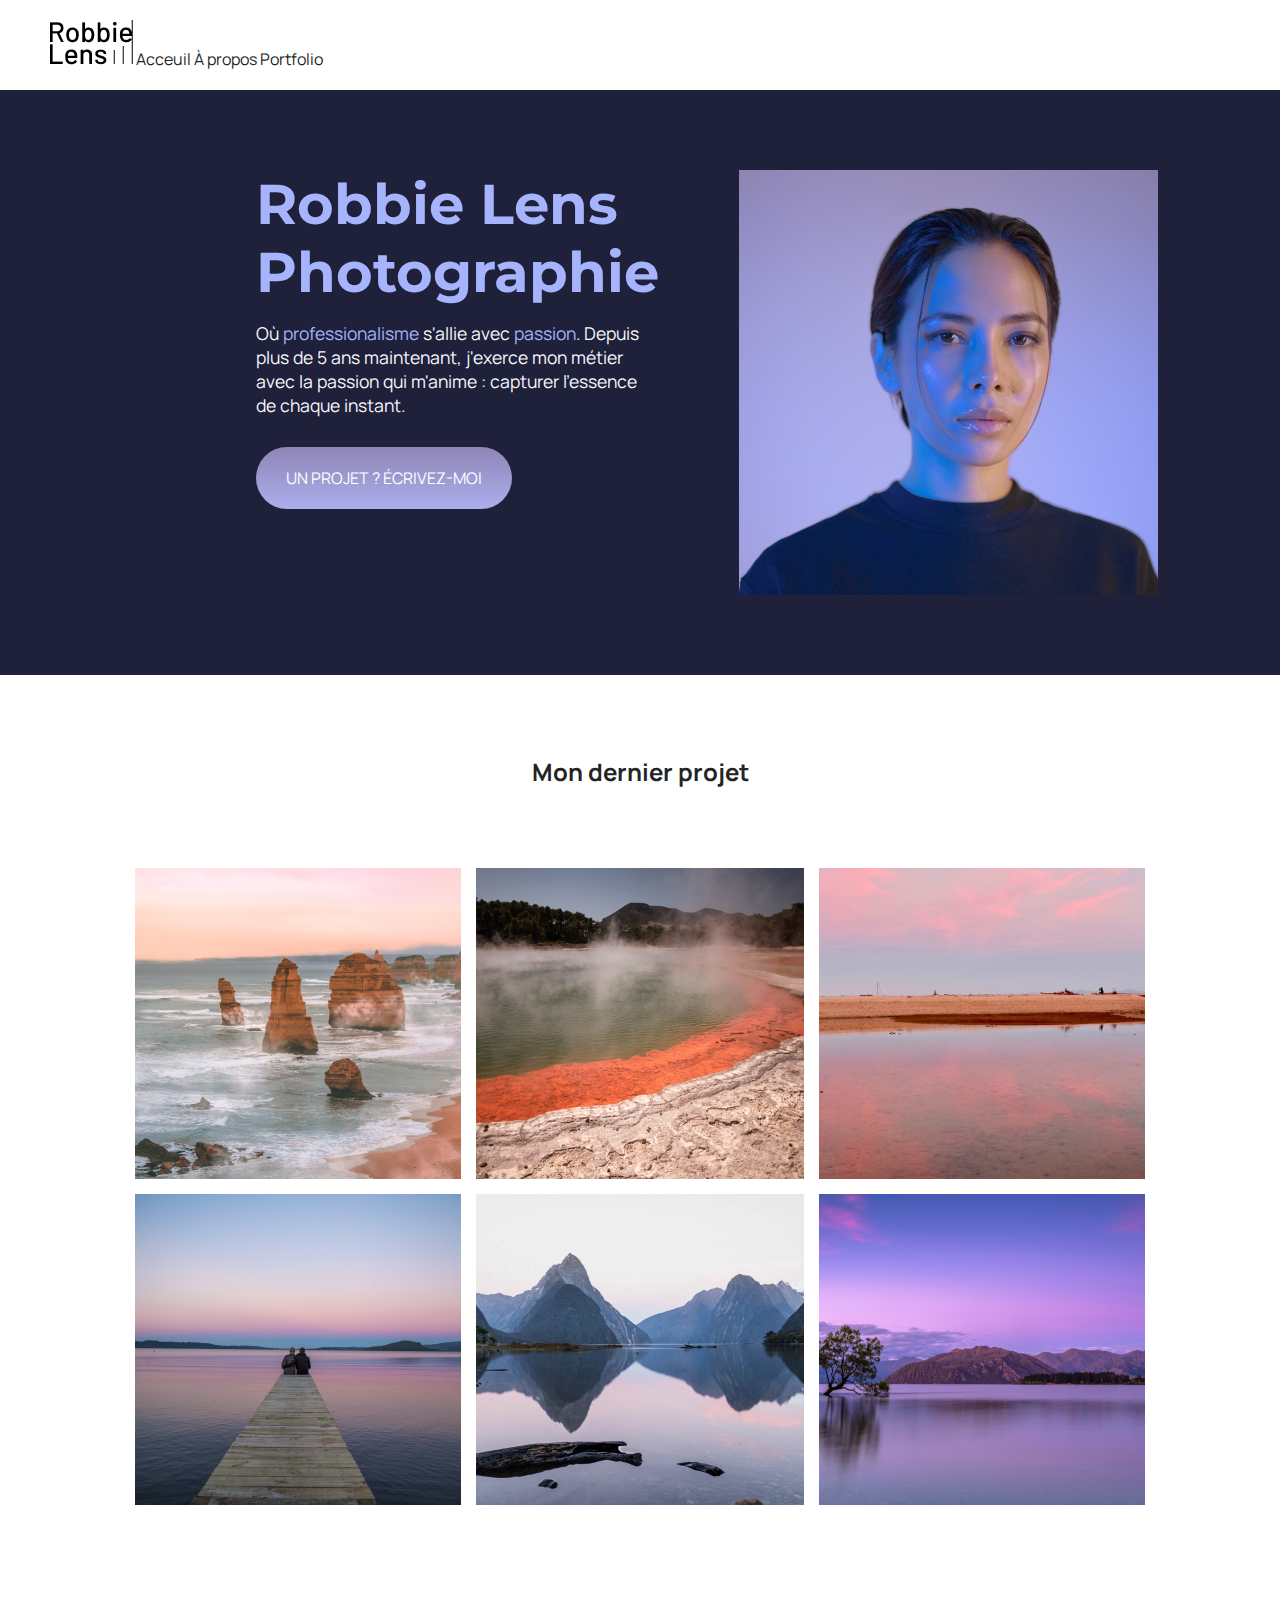
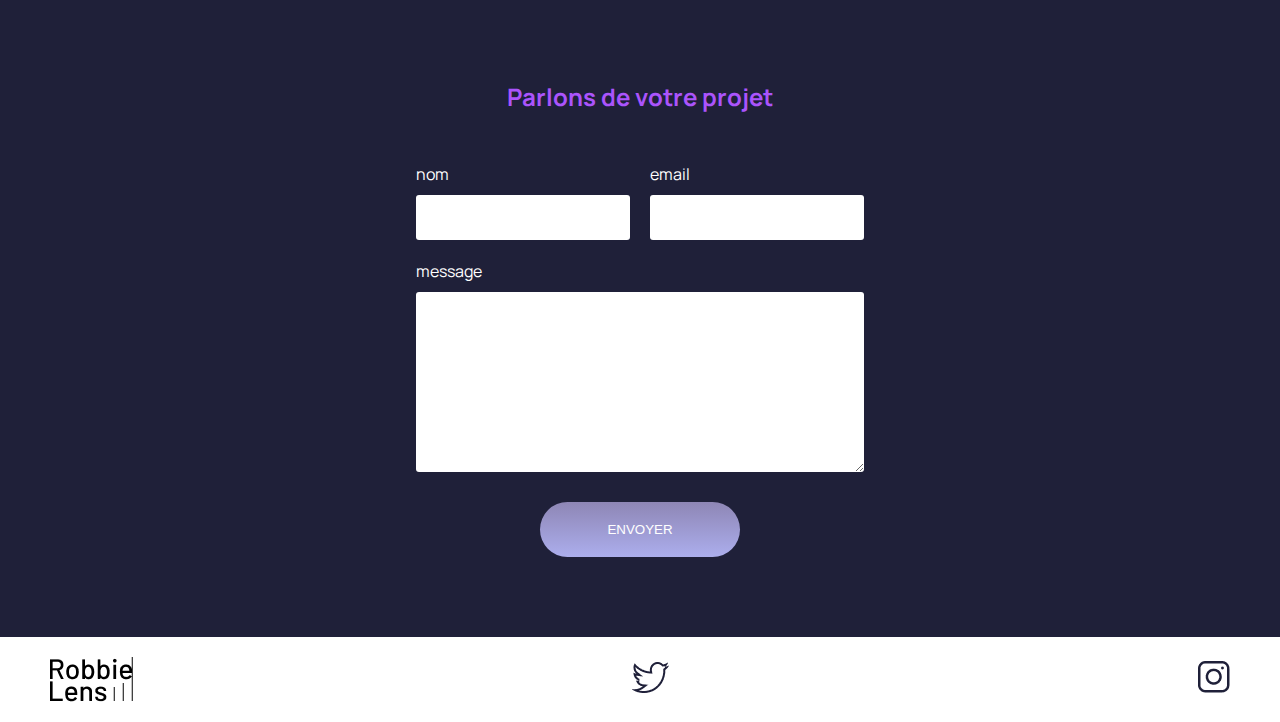
<file: index.html>
<!DOCTYPE html>
<html lang="fr">
<head>
    <meta charset="UTF-8">
    <meta name="viewport" content="width=device-width, initial-scale=1.0">
    <title>Acceuil - Robbie Lens Photographie</title>
    <link rel="stylesheet" href="style/index.css">
    <link rel="stylesheet" href="style/style.css">
    <link rel="preconnect" href="https://fonts.googleapis.com">
    <link rel="preconnect" href="https://fonts.gstatic.com" crossorigin>
    <link href="https://fonts.googleapis.com/css2?family=Montserrat:ital,wght@0,100..900;1,100..900&display=swap" rel="stylesheet">
    <link rel="preconnect" href="https://fonts.googleapis.com">
    <link rel="preconnect" href="https://fonts.gstatic.com" crossorigin>
    <link href="https://fonts.googleapis.com/css2?family=Manrope:wght@200..800&display=swap" rel="stylesheet">
</head>
<body>
    <header>
      <img src="images/logo.png" alt="logo Robbie Lens" title="Robbie-Logo">
      <a href="index.html">Acceuil</a>
      <a href="dossier-demo/a-propos.html">À propos</a>
      <a href="portfolio.html">Portfolio</a>
    </header>
    <main>
      <section class="accueil-introduction">
      <div>
        <h1>Robbie Lens Photographie</h1>
        <p>
          Où <em>professionalisme</em> s'allie avec <em>passion</em>. Depuis plus de 5 ans maintenant, j'exerce mon métier avec la passion
          qui m'anime : capturer l'essence de chaque instant.
        </p>
        <a href="" class="cta">UN PROJET ? ÉCRIVEZ-MOI</a>
      </div>
      <img src="/images/robbie-lens.png" alt="Portrait avec effet de la photographe Robbie Lens" title="robbie-lens-portrait">
      </section>
      <section class="accueil-photos">
        <h2>Mon dernier projet</h2>
        <div>
            <img src="images/accueil/element-1.png" alt="Twelve apostles - Australie">
            <img src="images/accueil/element-2.png" alt="Wai-O-Tapu - Nouvelle-Zélande">
            <img src="images/accueil/element-3.png" alt="Parc National d'Abel Tasman - Nouvelle-Zélande">
        </div>
        <div>
            <img src="images/accueil/element-4.png" alt="Lac Rotorua - Nouvelle-Zélande">
            <img src="images/accueil/element-5.png" alt="Milford Sound - Nouvelle-Zélande">
            <img src="images/accueil/element-6.png" alt="Lac Wanaka - Nouvelle-Zélande">
        </div>
      </section>
      <section class="section-contact">
        <h2>Parlons de votre projet</h2>
        <form action="#" method="GET">
            <div class="form-nom-email">
               <div class="form-column">
                <label for="nom">nom</label>
                <input type="text" name="nom" id=""nom>
               </div>
               <div class="form-column">
                <label for="email">email</label>
                <input type="email" name="email" id="email">
               </div>
            </div>
            <label for="message">message</label>
            <textarea name="message" id="message" rows="10"></textarea>
            <input type="submit" value="ENVOYER" class="cta">
        </form>
      </section>
    </main>
    <footer>
      <img src="/images/logo.png" alt="logo Robbie Lens" title="Robbie-Logo">
      <a href="https://twitter.com/" target="_blank">
         <img src="../images/twitter.png" alt="twitter-logo" title="Twitter">
      </a>
      <a href="httos://www.instagram.com/" target="_blank" class="lien-icone" >
         <img src="../images/instagram.png" alt="instagram-log" title="Instagram">
      </a>
    </footer>
</body>
</html>
</file>
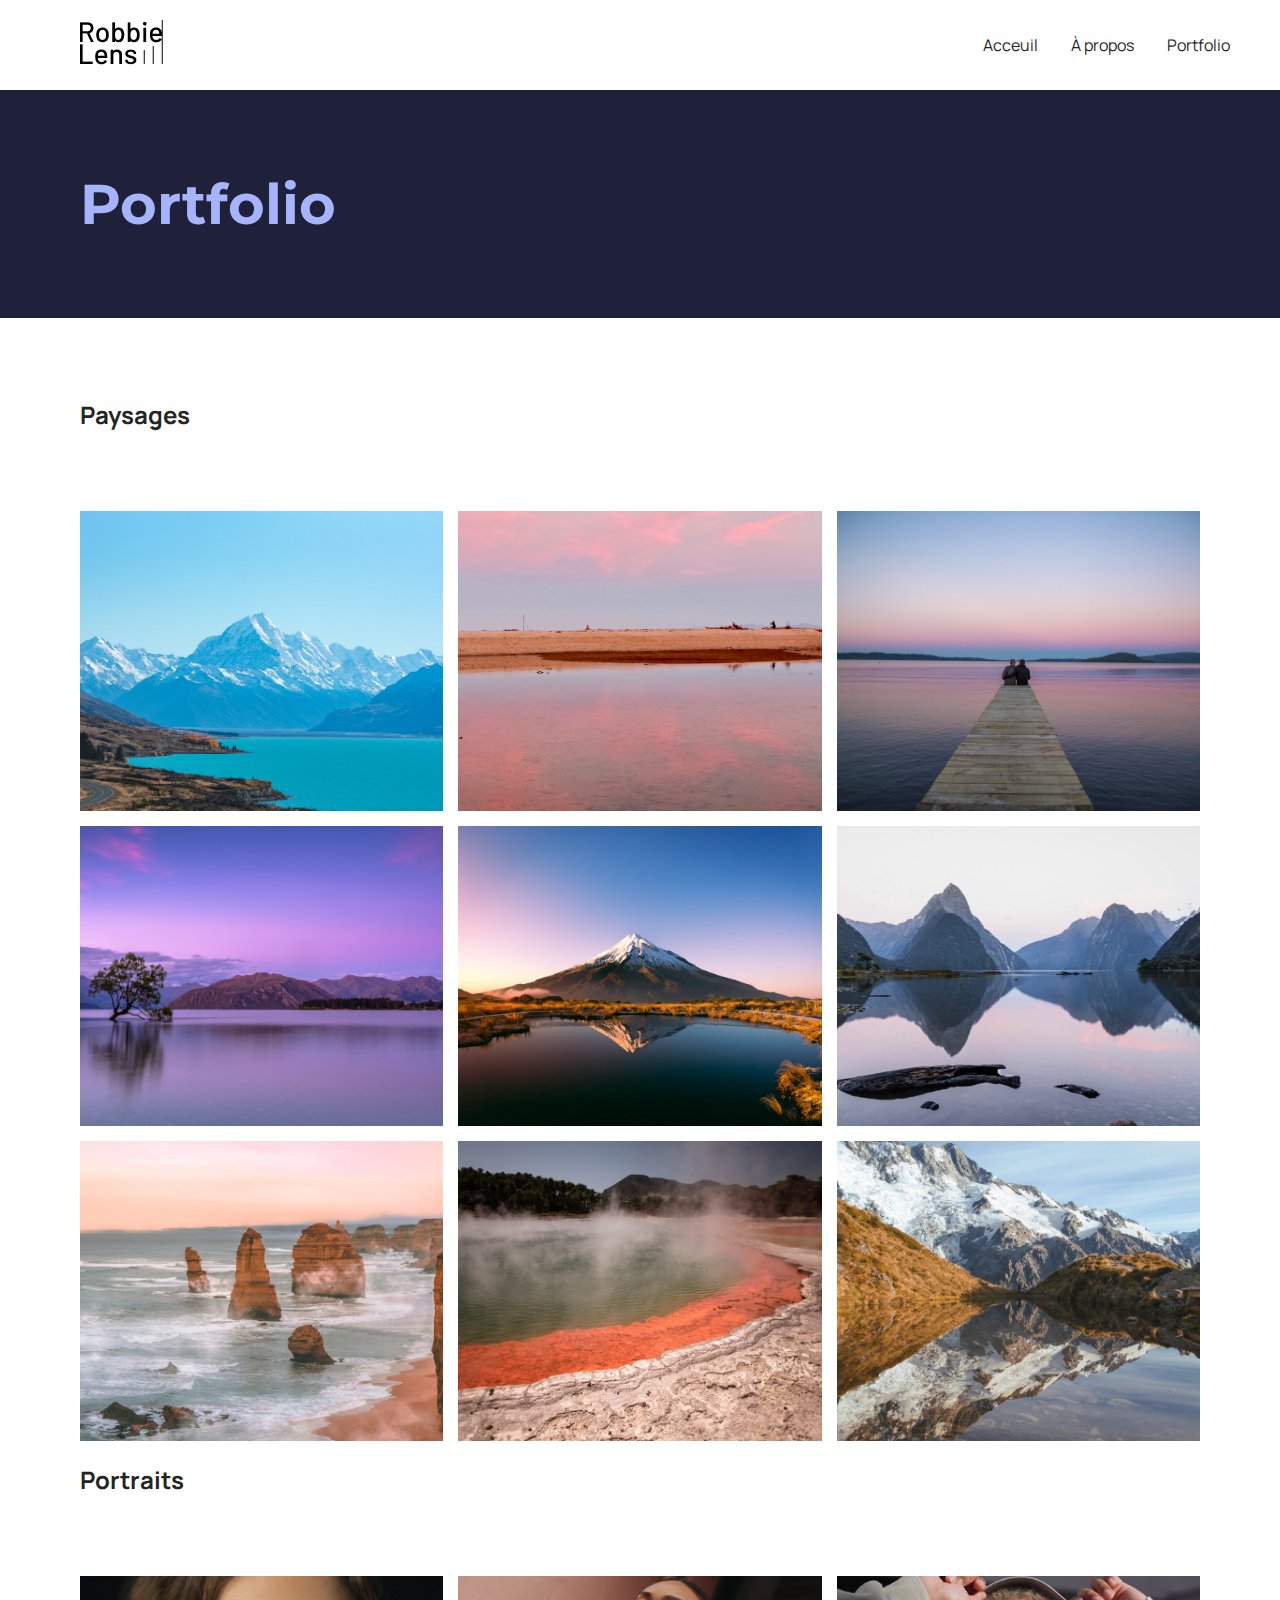
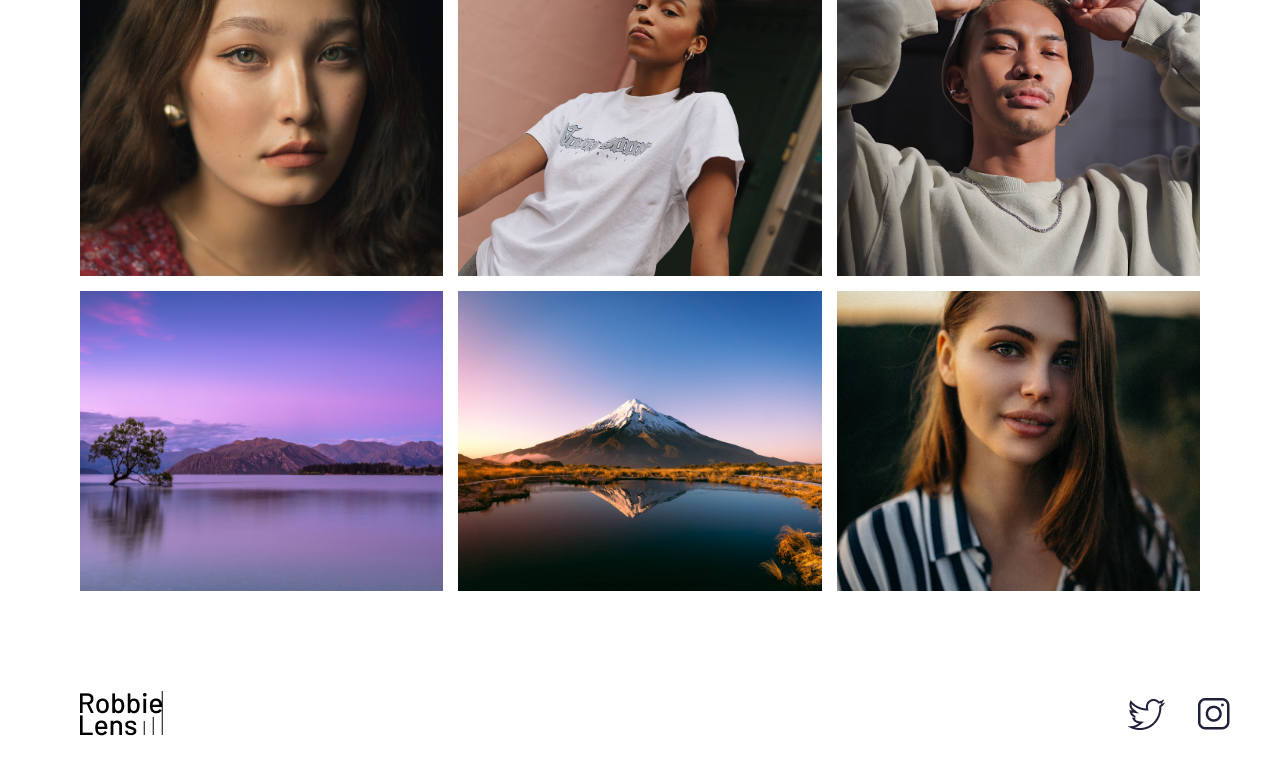
<file: portfolio.html>
<!DOCTYPE html>
<html lang="fr">
<head>
    <meta charset="UTF-8">
    <meta name="viewport" content="width=device-width, initial-scale=1.0">
    <title>Portfolio - Robbie Lens Photographie</title>
    <link rel="stylesheet" href="style/portfolio.css">
    <link rel="stylesheet" href="style/style.css">
    <link rel="preconnect" href="https://fonts.googleapis.com">
    <link rel="preconnect" href="https://fonts.gstatic.com" crossorigin>
    <link href="https://fonts.googleapis.com/css2?family=Manrope&family=Montserrat&display=swap" rel="stylesheet">
</head>
<body>
    <header>
        <nav>
            <a href="index.html" class="lien-icone">
                <img src="images/logo.png" alt="Robbie-Logo">
            </a>
            <div>
                <a href="index.html">Acceuil</a>
                <a href="dossier-demo/a-propos.html">À propos</a>
                <a href="portfolio.html">Portfolio</a>
            </div>
        </nav>
    </header>
    <main>
        <section>
            <h1>Portfolio</h1>
        </section>
        <section class="portfolio-section-photos">
            <h2>Paysages</h2>
            <div class="grid-paysages">
                <img src="portfolio/paysage1.jpg" alt="Mont Aoraki - Nouvelle-Zélande">
                <img src="portfolio/paysage2.jpg" alt="Parc National d'Abel Tasman - Nouvelle-Zélande">
                <img src="portfolio/paysage3.jpg" alt="Lac Rotorua - Nouvelle-Zélande">
                <img src="portfolio/paysage4.jpg" alt="Lac Wanaka - Nouvelle-Zélande">
                <img src="portfolio/paysage5.jpg" alt="Mont Taranaki - Nouvelle-Zélande">
                <img src="portfolio/paysage6.jpg" alt="Milford Sound - Nouvelle-Zélande">
                <img src="portfolio/paysage7.jpg" alt="Twelve Apostle - Australie">
                <img src="portfolio/paysage8.jpg" alt="Wai-O-Tapu - Nouvelle-Zélande">
                <img src="portfolio/paysage9.jpg" alt="Mont Cook - Nouvelle Zélande">
            </div> <br>
            <h2>Portraits</h2>
            <div class="grid-portraits">
                <img src="portfolio/portrait1.jpg" alt="Portrait jeune femme 1">
                <img src="portfolio/portrait2.jpg" alt="Portrait jeune femme 2">
                <img src="portfolio/portrait3.jpg" alt="Portrait jeune femme 3">
                <img src="portfolio/paysage4.jpg" alt="Portrait jeune femme 4">
                <img src="portfolio/paysage5.jpg" alt="Portrait jeune femme 5">
                <img src="portfolio/portrait6.jpg" alt="Portrait jeune femme 6">
            </div>
        </section>
    </main>
    <footer>
        <a href="index.html" class="lien-icone">
            <img src="images/logo.png" alt="Robbie-Logo">
        </a>
        <div>
            <a href="https://twitter.com/" target="_blank" class="lien-icone">
                <img src="../images/twitter.png" alt="twitter-logo" title="Twitter">
             </a>
             <a href="httos://www.instagram.com/" target="_blank" class="lien-icone">
                <img src="../images/instagram.png" alt="instagram-log" title="Instagram">
             </a>
        </div>
    </footer>
</body>
</html>
</file>
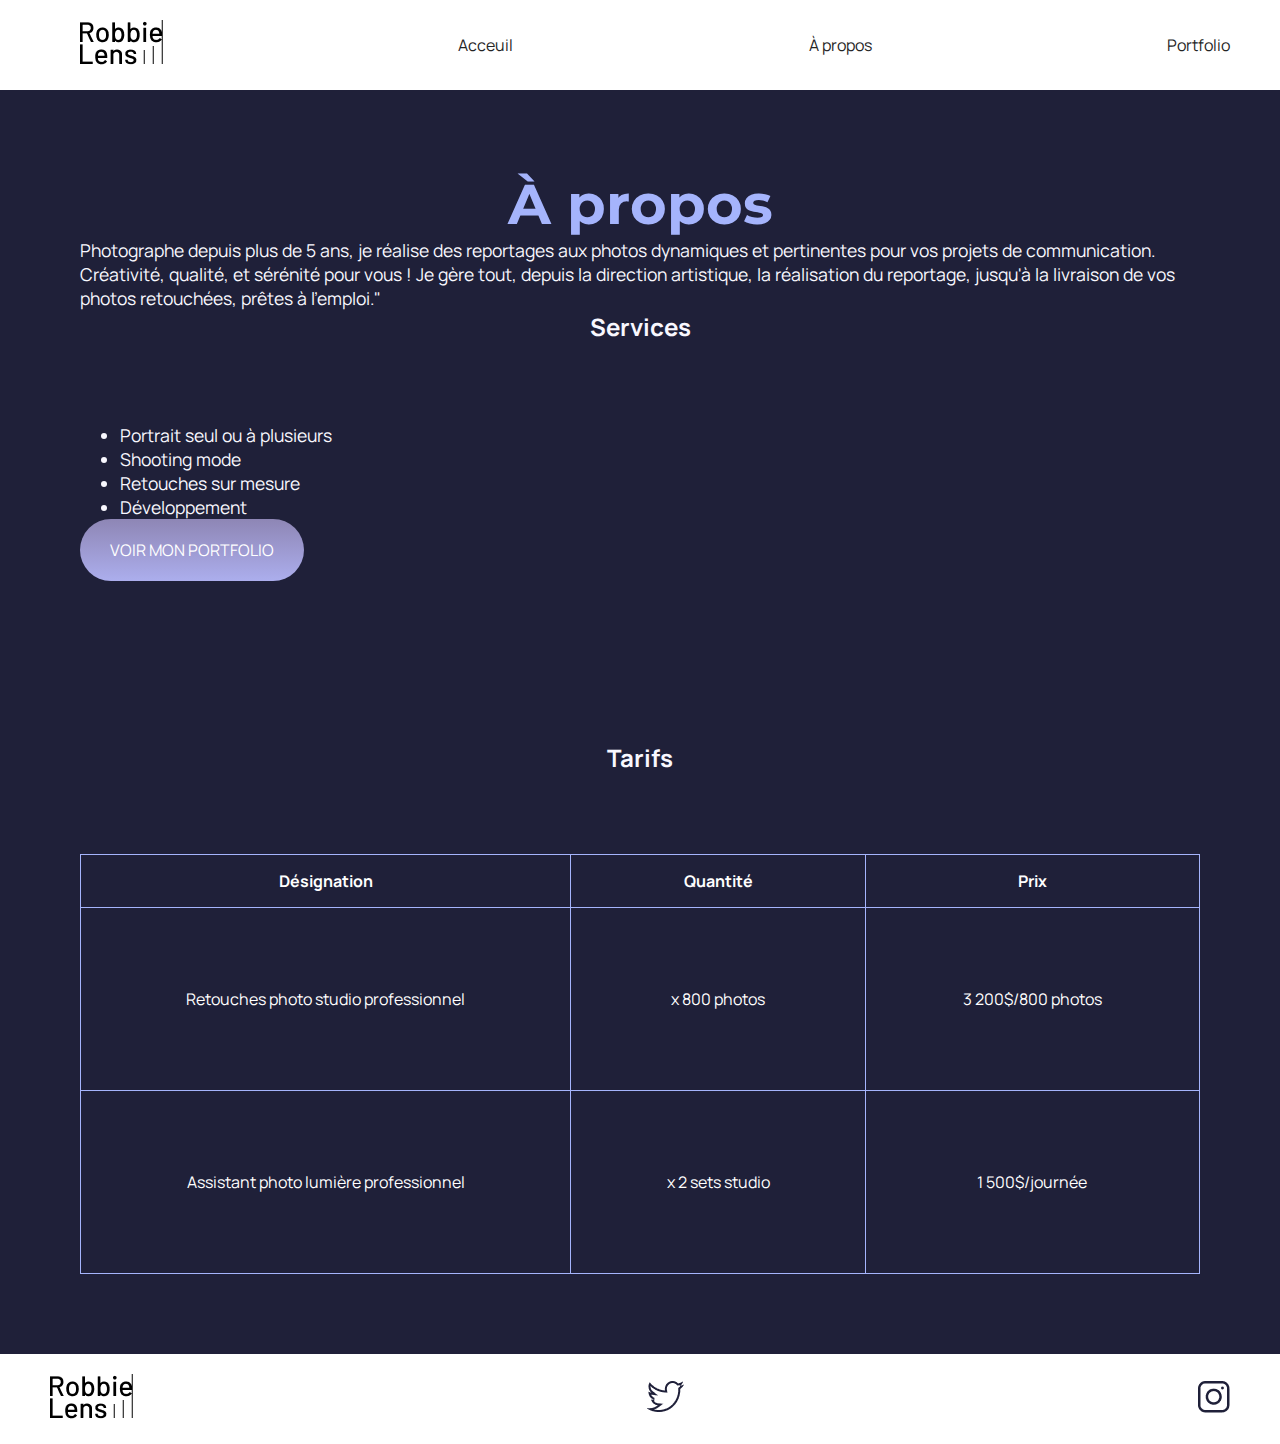
<file: dossier-demo/a-propos.html>
<!DOCTYPE html>
<html lang="fr">
<head>
    <meta charset="UTF-8">
    <meta name="viewport" content="width=device-width, initial-scale=1.0">
    <title>À propos de Robbie Lens</title>
    <link rel="stylesheet" href="/style/a-propos.css">
    <link rel="stylesheet" href="/style/style.css">
    <link rel="preconnect" href="https://fonts.googleapis.com">
    <link rel="preconnect" href="https://fonts.gstatic.com" crossorigin>
    <link href="https://fonts.googleapis.com/css2?family=Montserrat:ital,wght@0,100..900;1,100..900&display=swap" rel="stylesheet">
    <link rel="preconnect" href="https://fonts.googleapis.com">
    <link rel="preconnect" href="https://fonts.gstatic.com" crossorigin>
    <link href="https://fonts.googleapis.com/css2?family=Manrope:wght@200..800&display=swap" rel="stylesheet">
</head>
<body>
    <header>
      <nav>
         <a href="../index.html">
            <img src="../images/logo.png" alt="logo" title="Robbie-Logo">
         </a>
         <a href="../index.html">Acceuil</a>
         <a href="a-propos.html">À propos</a>
         <a href="../portfolio.html">Portfolio</a>
      </nav>
    </header>
    <main class="a-propos-main">
      <section>
       <h1>À propos</h1>
       <div class="contenu">
         <p>
            Photographe depuis plus de 5 ans, je réalise des reportages aux photos dynamiques et pertinentes pour vos projets de communication. Créativité, qualité, et sérénité pour vous !
            Je gère tout, depuis la direction artistique, la réalisation du reportage, jusqu'à la livraison de vos photos retouchées, prêtes à l'emploi."
         </p>
         <h2>Services</h2>
         <ul>
            <li>Portrait seul ou à plusieurs</li>
            <li>Shooting mode</li>
            <li>Retouches sur mesure</li>
            <li>Développement</li>
         </ul>
        </div>
        <div>
          <a href="../portfolio.html" class="cta">VOIR MON PORTFOLIO</a>
        </div>
      </section>
      <section>
        <h2>Tarifs</h2>
        <table>
            <thead>
                <th>Désignation</th>
                <th>Quantité</th>
                <th>Prix</th>
            </thead>
            <tbody>
                <tr>
                    <td>Retouches photo studio professionnel</td>
                    <td>x 800 photos</td>
                    <td>3 200$/800 photos</td>
                </tr>
                <tr>
                    <td>Assistant photo lumière professionnel</td>
                    <td>x 2 sets studio</td>
                    <td>1 500$/journée</td>
                </tr>
            </tbody>
        </table>
      </section>
    </main>
    <footer>
       <a href="/index.html">
          <img src="/images/logo.png" alt="logo Robbie Lens" title="Robbie-Logo">
       </a>
       <a href="https://twitter.com/" target="_blank" class="lien-icone">
          <img src="../images/twitter.png" alt="twitter-logo" title="Twitter">
       </a>
       <a href="httos://www.instagram.com/" target="_blank" class="lien-icone">
          <img src="../images/instagram.png" alt="instagram-log" title="Instagram">
       </a>
    </footer>
</body>
</html>
</file>
<file: style/index.css>
.accueil-photos {
    background-color: white;
    padding: 80px;
  }
  
  .accueil-photos h2 {
    color: #242424;
    text-align: center;
    margin-bottom: 80px;
  }
  
  .accueil-photos div {
    display: flex;
    flex-direction: row;
    gap: 15px;
    justify-content: center;
    margin-bottom: 15px;
  }
  
  .accueil-introduction {
    display: flex;
    flex-direction: row;
    width: 60%;
    align-items: flex-start;
    margin: auto;
  }
  
  .accueil-introduction h1 {
    margin-bottom: 15px;
  }
  
  .accueil-introduction p {
    margin-bottom: 30px;
  }
  
  .accueil-introduction div {
    padding-right: 80px;
  }
  .section-contact h2 {
    color: #ab54fc;
    text-align: center;
    margin-bottom: 50px;
  }
  form {
    display: flex;
    flex-direction: column;
    width: 40%;
    margin: auto;
    color: white;
  }
  .form-nom-email {
    display: flex;
    flex-direction: row;
    gap: 20px;
  }
  .form-column {
    flex: 1;
    display: flex;
    flex-direction: column;
    margin-bottom: 20px;
  }
  label {
    margin-bottom: 10px;
  }
  input, textarea {
    border-radius: 3px;
    border: none;
    padding: 15px;
  }

  input[type='submit'] {
    width: 200px;
    margin: auto;
    margin-top: 30px;
  }
</file>
<file: style/style.css>
* {
    margin: 0;
  }
  
  body {
    font-family: 'Manrope', sans-serif;
    font-size: 1em;
    background-color: #1f2039;
  }
  
  a {
    color: #242424;
    text-decoration: none;
  }
  
  em {
    color: #a5b4fc;
    font-style: normal;
  }
  
  h1 {
    font-size: 3.5em;
    color: #a5b4fc;
    font-family: 'Montserrat', sans-serif;
  }
  
  h2 {
    color: #f9f8ff;
  }
  
  p,
  li {
    font-size: 1.1em;
    color: #f9f8ff;
  }
  
  header,
  footer {
    background-color: white;
    padding: 20px 50px;
  }
  
  .cta {
    display: inline-block;
    background: linear-gradient(#8e86b5, #acaeed);
    color: white;
    border-radius: 50px;
    padding: 20px 30px;
  }
  
  a:hover {
    text-decoration: underline;
  }
  
  .cta:hover {
    background: linear-gradient(#696484, #8788ba);
    text-decoration: none;
  }
  
  .lien-icone {
    margin-left: 30px;
  }
  
  .lien-icone:hover {
    opacity: 0.5;
  }
  
  section {
    padding: 80px;
  }
  
  footer,
  nav {
    display: flex;
    flex-direction: row;
    align-items: center;
    justify-content: space-between;
  }
  
  nav a {
    margin-left: 30px;
  }
</file>
<file: style/portfolio.css>
.portfolio-section-photos {
    background-color: white;
  }
  
  .portfolio-section-photos h2 {
    color: #242424;
    margin-bottom: 80px;
  }
  
  .grid-paysages {
    display: grid;
    grid-template-columns: 1fr 1fr 1fr;
    grid-template-rows: 300px 300px 300px;
    gap: 15px;
  }
  
  .grid-portraits {
    display: grid;
    grid-template-columns: 1fr 1fr 1fr;
    grid-template-rows: 300px 300px;
    gap: 15px;
  }
  
  .grid-paysages img,
  .grid-portraits img {
    width: 100%;
    height: 100%;
    object-fit: cover;
  }
  
  .lien-conteneur-photo {
    position: relative;
  }
  
  .photo-hover {
    position: absolute;
    top: 0;
    left: 0;
    right: 0;
    bottom: 0;
    display: flex;
    align-items: center;
    justify-content: center;
    font-size: 1.5em;
    color: white;
    background-color: rgba(0, 0, 0, 0.7);
    display: none;
  }
  
  .lien-conteneur-photo:hover .photo-hover {
    display: flex;
  }
</file>
<file: style/a-propos.css>
.carre-contenu {
  border-right: 1px solid #8e86b5;
  border-bottom: 1px solid #8e86b5;
  padding: 50px;
  width: 50%;
  margin: auto;
  margin-bottom: 80px;
}

.carre-contenu h2 {
  margin-top: 30px;
}

.carre-contenu ul {
  margin-top: 30px;
}

.carre-contenu + div {
  text-align: center;
}

.a-propos-main {
  margin: auto;
}

table {
  color: white;
  text-align: center;
  width: 100%;
  border-collapse: collapse;
}

td,
th {
  padding: 15px;
  border: 1px solid #a5b4fc;
}

td {
  padding: 80px;
}

h2 {
  margin-bottom: 80px;
}

h1,
h2 {
  text-align: center;
}
</file>
